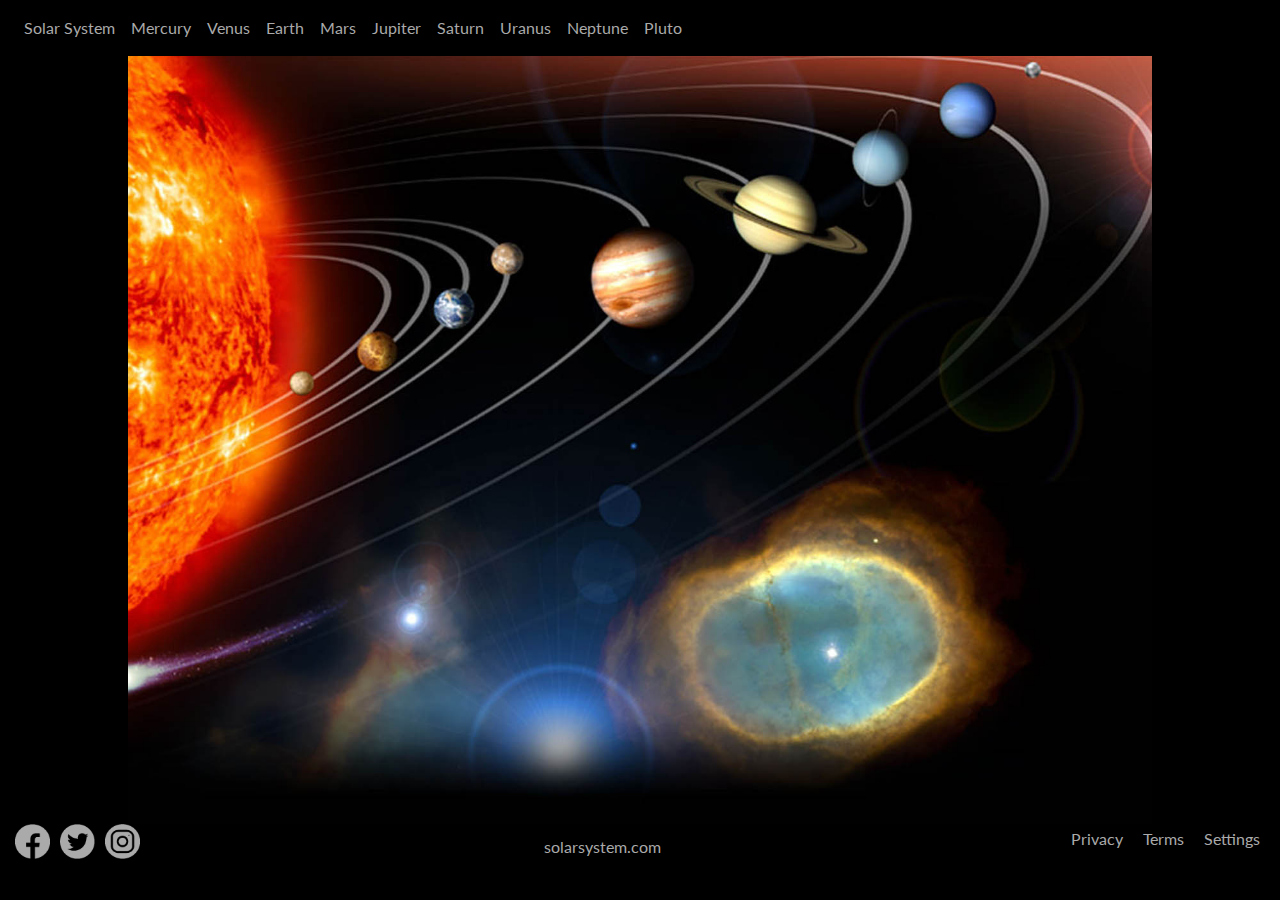
<file: index.html>
<!DOCTYPE html>
<html lang="en">

<head>
    <meta charset="UTF-8">
    <meta name="viewport" content="width=device-width, initial-scale=1.0">
    <meta http-equiv="X-UA-Compatible" content="ie=edge">

    <!--Bootstrap CSS-->
    <link rel="stylesheet" href="https://cdn.jsdelivr.net/npm/bootstrap@4.0.0/dist/css/bootstrap.min.css"
        integrity="sha384-Gn5384xqQ1aoWXA+058RXPxPg6fy4IWvTNh0E263XmFcJlSAwiGgFAW/dAiS6JXm" crossorigin="anonymous">

    <link rel="stylesheet" href="styles\main.css" />
    <link rel="stylesheet" href="https://cdnjs.cloudflare.com/ajax/libs/font-awesome/4.7.0/css/font-awesome.min.css">

    <style>
        @import url('https://fonts.googleapis.com/css2?family=Lato:wght@400;700&display=swap');
    </style>



    <title>Solar System</title>
</head>

<body>

    <!--Navbar-->

    <nav class="navbar navbar-expand-lg navbar-black bg-black">
        <button class="navbar-toggler" type="button" data-toggle="collapse" data-target="#navbarNav"
            aria-controls="navbarNav" aria-expanded="false" aria-label="Toggle navigation">
            <span class="navbar-toggler-icon"></span>
        </button>
        <div class="collapse navbar-collapse" id="navbarNav">
            <ul class="navbar-nav">
                <li class="nav-item ">
                    <a class="nav-link" href="index.html">Solar System </a>
                </li>
                <li class="nav-item">
                    <a class="nav-link" href="mercury.html">Mercury</a>
                </li>
                <li class="nav-item">
                    <a class="nav-link" href="venus.html">Venus</a>
                </li>
                <li class="nav-item">
                    <a class="nav-link" href="earth.html">Earth</a>
                </li>
                <li class="nav-item">
                    <a class="nav-link" href="mars.html">Mars</a>
                </li>
                <li class="nav-item">
                    <a class="nav-link" href="jupiter.html">Jupiter</a>
                </li>
                <li class="nav-item">
                    <a class="nav-link" href="saturn.html">Saturn</a>
                </li>
                <li class="nav-item">
                    <a class="nav-link" href="uranus.html">Uranus</a>
                </li>
                <li class="nav-item">
                    <a class="nav-link" href="neptune.html">Neptune</a>
                </li>
                <li class="nav-item">
                    <a class="nav-link" href="pluto.html">Pluto</a>
                </li>
            </ul>
        </div>
    </nav>

    <!-- overlay -->
    <div id="overlay">
        <!-- heading-->
        <div id="heading">
            <h1>WELCOME</h1>
            <H2>TO THE SOLAR SYSTEM</H2>
        </div>
        <div id="instructions">
            <h3>CLICK ON A PLANET</h3>
        </div>
    </div>



    <!-- <header>
        <div id="heading">
            <h1>WELCOME</h1>
            <H2>TO THE SOLAR SYSTEM</H2>
             <h3>CLICK ON A PLANET</h3> 
        </div>
    </header> -->

    <main>



        <!--image-->

        <section id="image">

            <img src="images/solar_system1.jpg" class="img-fluid" alt="Responsive image" usemap="#planets" width="1024"
                height="768">

            <!--map - to make each planet clickable-->

            <map name="planets">
                <area shape="circle" coords="173, 327, 8" href="mercury.html" alt="mercury">
                <area shape="circle" coords="248, 297, 15" href="venus.html" alt="venus">
                <area shape="circle" coords="323, 253, 20" href="earth.html" alt="earth">
                <area shape="circle" coords="378, 204, 15" href="mars.html" alt="mars">
                <area shape="circle" coords="511, 226, 50" href="jupiter.html" alt="jupiter">
                <area shape="circle" coords="647, 162, 37" href="saturn.html" alt="saturn">
                <area shape="circle" coords="752, 105, 27" href="uranus.html" alt="uranus">
                <area shape="circle" coords="838, 56, 28" href="neptune.html" alt="neptune">
                <area shape="circle" coords="905, 13, 6" href="pluto.html" alt="pluto">
            </map>
        </section>


    </main>

    <footer>
        <div id="footer">
            <div class="menu_footer">

                <div class="socialmedia">
                    <a class="icon" href="#" target="_blank"><img src="images\facbook.png" alt="Fb" title="Facebook"
                            width="35" height="35"></a>
                    <a class="icon" href="#" target="_blank"><img src="images\twitter.png" alt="Tw" title="Twitter"
                            width="35" height="35"></a>
                    <a class="icon" href="#" target="_blank"><img src="images\instagram.png" alt="Ig" title="Instagram"
                            width="35" height="35"></a>
                </div>

                <div class="website">
                    <a href="solarsystem.com/" target="_blank">solarsystem.com</a>
                </div>

                <div class="menu_right">
                    <p class="menu_item">Privacy</p>
                    <p class="menu_item">Terms</p>
                    <p class="menu_item">Settings</p>
                </div>
            </div>

        </div>

    </footer>
    <script src="https://code.jquery.com/jquery-3.2.1.slim.min.js"
        integrity="sha384-KJ3o2DKtIkvYIK3UENzmM7KCkRr/rE9/Qpg6aAZGJwFDMVNA/GpGFF93hXpG5KkN"
        crossorigin="anonymous"></script>
    <script src="https://cdn.jsdelivr.net/npm/popper.js@1.12.9/dist/umd/popper.min.js"
        integrity="sha384-ApNbgh9B+Y1QKtv3Rn7W3mgPxhU9K/ScQsAP7hUibX39j7fakFPskvXusvfa0b4Q"
        crossorigin="anonymous"></script>
    <script src="https://cdn.jsdelivr.net/npm/bootstrap@4.0.0/dist/js/bootstrap.min.js"
        integrity="sha384-JZR6Spejh4U02d8jOt6vLEHfe/JQGiRRSQQxSfFWpi1MquVdAyjUar5+76PVCmYl"
        crossorigin="anonymous"></script>
    <script src="main.js"></script>
</body>

</html>
</file>
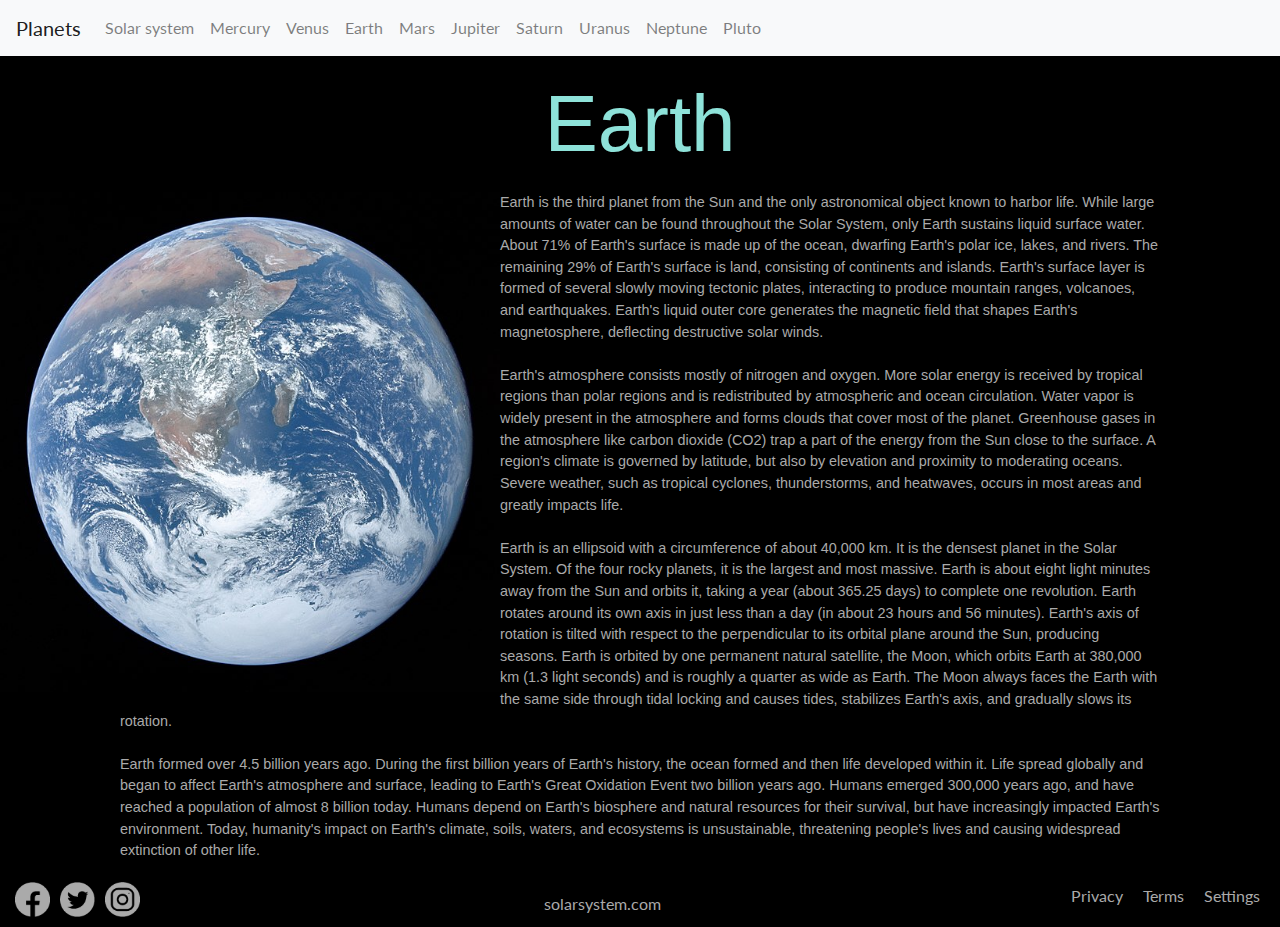
<file: earth.html>
<!DOCTYPE html>
<html lang="en">

<head>
    <meta charset="UTF-8">
    <meta name="viewport" content="width=device-width, initial-scale=1.0">
    <meta http-equiv="X-UA-Compatible" content="ie=edge">

    <!--Bootstrap CSS-->
    <link rel="stylesheet" href="https://cdn.jsdelivr.net/npm/bootstrap@4.0.0/dist/css/bootstrap.min.css"
        integrity="sha384-Gn5384xqQ1aoWXA+058RXPxPg6fy4IWvTNh0E263XmFcJlSAwiGgFAW/dAiS6JXm" crossorigin="anonymous">

    <link rel="stylesheet" href="styles\main.css" />
    <link rel="stylesheet" href="https://cdnjs.cloudflare.com/ajax/libs/font-awesome/4.7.0/css/font-awesome.min.css">
    <script src="main.js"></script>
    <style>
        @import url('https://fonts.googleapis.com/css2?family=Lato:wght@400;700&display=swap');
    </style>
    <title>Earth</title>
</head>

<body>

    <!--Navbar-->

    <nav class="navbar navbar-expand-lg navbar-light bg-light">
        <a class="navbar-brand" href="#">Planets</a>
        <button class="navbar-toggler" type="button" data-toggle="collapse" data-target="#navbarNav"
            aria-controls="navbarNav" aria-expanded="false" aria-label="Toggle navigation">
            <span class="navbar-toggler-icon"></span>
        </button>
        <div class="collapse navbar-collapse" id="navbarNav">
            <ul class="navbar-nav">
                <li class="nav-item">
                    <a class="nav-link" href="index.html">Solar system <span class="sr-only">(current)</span></a>
                </li>
                <li class="nav-item">
                    <a class="nav-link" href="mercury.html">Mercury</a>
                </li>
                <li class="nav-item">
                    <a class="nav-link" href="venus.html">Venus</a>
                </li>
                <li class="nav-item">
                    <a class="nav-link" href="earth.html">Earth</a>
                </li>
                <li class="nav-item">
                    <a class="nav-link" href="mars.html">Mars</a>
                </li>
                <li class="nav-item">
                    <a class="nav-link" href="jupiter.html">Jupiter</a>
                </li>
                <li class="nav-item">
                    <a class="nav-link" href="saturn.html">Saturn</a>
                </li>
                <li class="nav-item">
                    <a class="nav-link" href="uranus.html">Uranus</a>
                </li>
                <li class="nav-item">
                    <a class="nav-link" href="neptune.html">Neptune</a>
                </li>
                <li class="nav-item">
                    <a class="nav-link" href="pluto.html">Pluto</a>
                </li>
            </ul>
        </div>
    </nav>

    <main>
        <h1 style="color: #8ee2d9" class="page-info-title">Earth</h1>
        <img class="left" src="images/PlanetsImages/earth.jpeg" alt="Planet Earth" width="500" height="300" />
        <p class="page-info-copy">Earth is the third planet from the Sun and the only astronomical object known to
            harbor life. While large amounts of water can be found throughout the Solar System, only Earth sustains
            liquid surface water. About 71% of Earth's surface is made up of the ocean, dwarfing Earth's polar ice,
            lakes, and rivers. The remaining 29% of Earth's surface is land, consisting of continents and islands.
            Earth's surface layer is formed of
            several slowly moving tectonic plates, interacting to produce mountain ranges, volcanoes, and earthquakes.
            Earth's liquid outer core generates the magnetic field that shapes Earth's magnetosphere, deflecting
            destructive solar winds. <br><br>

            Earth's atmosphere consists mostly of nitrogen and oxygen. More solar energy is received by tropical regions
            than polar regions and is redistributed by atmospheric and ocean circulation. Water vapor is widely present
            in the atmosphere and forms clouds that cover most of the planet. Greenhouse gases in the atmosphere like
            carbon dioxide (CO2) trap a part of the energy from the Sun close to the surface. A region's climate is
            governed by latitude, but also by elevation and proximity to moderating oceans. Severe weather, such as
            tropical cyclones, thunderstorms, and heatwaves, occurs in most areas and greatly impacts life. <br> <br>

            Earth is an ellipsoid with a circumference of about 40,000 km. It is the densest planet in the Solar System.
            Of the four rocky planets, it is the largest and most massive. Earth is about eight light minutes away from
            the Sun and orbits it, taking a year (about 365.25 days) to complete one revolution. Earth rotates around
            its own axis in just less than a day (in about 23 hours and 56 minutes). Earth's axis of rotation is tilted
            with respect to the perpendicular to its orbital plane around the Sun, producing seasons. Earth is orbited
            by one permanent natural satellite, the Moon, which orbits Earth at 380,000 km (1.3 light seconds) and is
            roughly a quarter as wide as Earth. The Moon always faces the Earth with the same side through tidal locking
            and causes tides, stabilizes Earth's axis, and gradually slows its rotation.<br> <br>

            Earth formed over 4.5 billion years ago. During the first billion years of Earth's history, the ocean formed
            and then life developed within it. Life spread globally and began to affect Earth's atmosphere and surface,
            leading to Earth's Great Oxidation Event two billion years ago. Humans emerged 300,000 years ago, and have
            reached a population of almost 8 billion today. Humans depend on Earth's biosphere and natural resources for
            their survival, but have increasingly impacted Earth's environment. Today, humanity's impact on Earth's
            climate, soils, waters, and ecosystems is unsustainable, threatening people's lives and causing widespread
            extinction of other life.</p>
    </main>

</body>

<footer>
    <div id="footer">
        <div class="menu_footer">

            <div class="socialmedia">
                <a class="icon" href="#" target="_blank"><img src="images\facbook.png" alt="Fb" title="Facebook"
                        width="35" height="35"></a>
                <a class="icon" href="#" target="_blank"><img src="images\twitter.png" alt="Tw" title="Twitter"
                        width="35" height="35"></a>
                <a class="icon" href="#" target="_blank"><img src="images\instagram.png" alt="Ig" title="Instagram"
                        width="35" height="35"></a>
            </div>

            <div class="website">
                <a href="solarsystem.com/" target="_blank">solarsystem.com</a>
            </div>

            <div class="menu_right">
                <p class="menu_item">Privacy</p>
                <p class="menu_item">Terms</p>
                <p class="menu_item">Settings</p>
            </div>
        </div>

    </div>

</footer>
<script src="https://code.jquery.com/jquery-3.2.1.slim.min.js"
    integrity="sha384-KJ3o2DKtIkvYIK3UENzmM7KCkRr/rE9/Qpg6aAZGJwFDMVNA/GpGFF93hXpG5KkN"
    crossorigin="anonymous"></script>
<script src="https://cdn.jsdelivr.net/npm/popper.js@1.12.9/dist/umd/popper.min.js"
    integrity="sha384-ApNbgh9B+Y1QKtv3Rn7W3mgPxhU9K/ScQsAP7hUibX39j7fakFPskvXusvfa0b4Q"
    crossorigin="anonymous"></script>
<script src="https://cdn.jsdelivr.net/npm/bootstrap@4.0.0/dist/js/bootstrap.min.js"
    integrity="sha384-JZR6Spejh4U02d8jOt6vLEHfe/JQGiRRSQQxSfFWpi1MquVdAyjUar5+76PVCmYl"
    crossorigin="anonymous"></script>
</body>

</html>
</file>
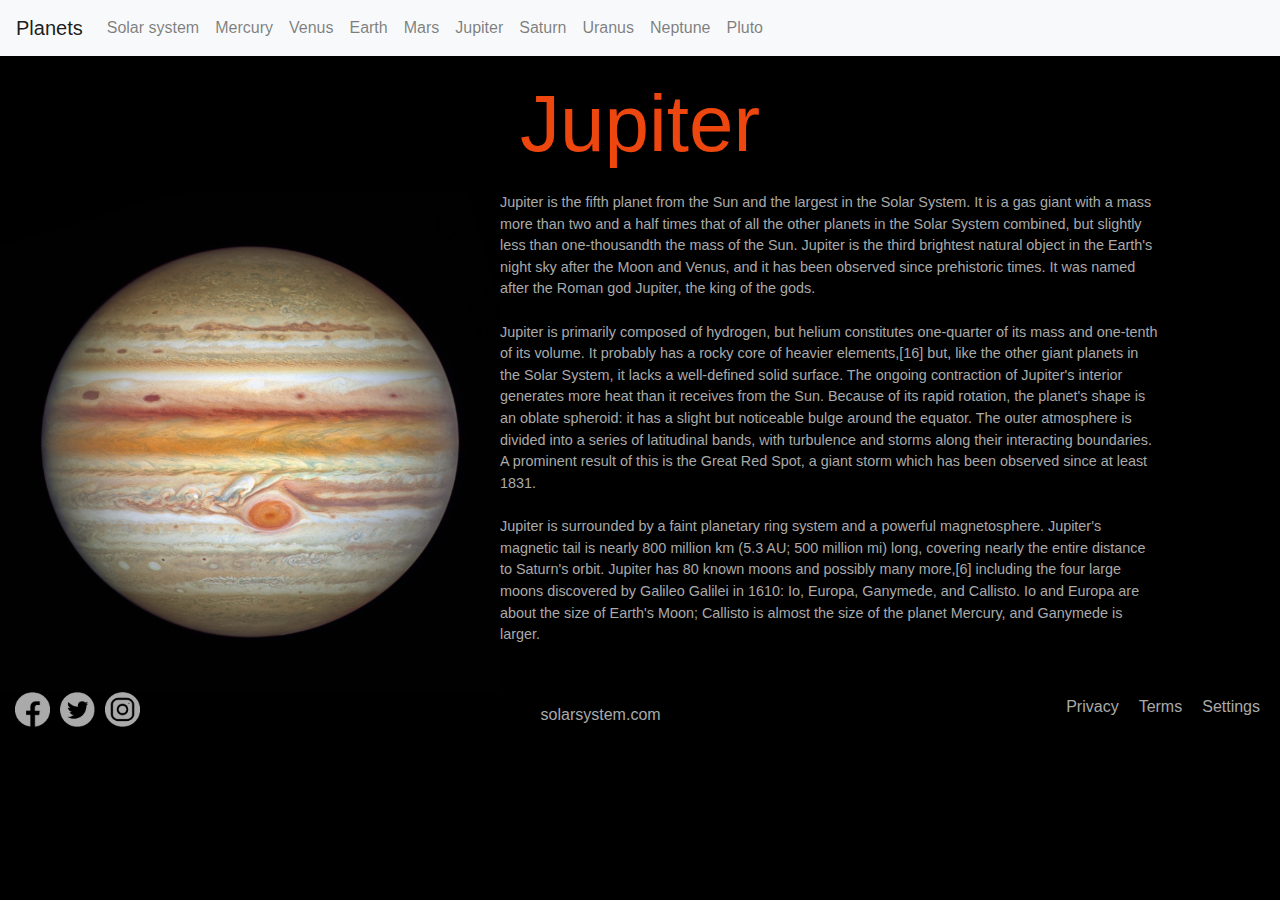
<file: jupiter.html>
<!DOCTYPE html>
<html lang="en">

<head>
    <meta charset="UTF-8">
    <meta name="viewport" content="width=device-width, initial-scale=1.0">
    <meta http-equiv="X-UA-Compatible" content="ie=edge">

    <!--Bootstrap CSS-->
    <link rel="stylesheet" href="https://cdn.jsdelivr.net/npm/bootstrap@4.0.0/dist/css/bootstrap.min.css"
        integrity="sha384-Gn5384xqQ1aoWXA+058RXPxPg6fy4IWvTNh0E263XmFcJlSAwiGgFAW/dAiS6JXm" crossorigin="anonymous">

    <link rel="stylesheet" href="styles\main.css" />
    <link rel="stylesheet" href="https://cdnjs.cloudflare.com/ajax/libs/font-awesome/4.7.0/css/font-awesome.min.css">
    <script src="main.js"></script>
    <title>Jupiter</title>
</head>

<body>

    <!--Navbar-->

    <nav class="navbar navbar-expand-lg navbar-light bg-light">
        <a class="navbar-brand" href="#">Planets</a>
        <button class="navbar-toggler" type="button" data-toggle="collapse" data-target="#navbarNav"
            aria-controls="navbarNav" aria-expanded="false" aria-label="Toggle navigation">
            <span class="navbar-toggler-icon"></span>
        </button>
        <div class="collapse navbar-collapse" id="navbarNav">
            <ul class="navbar-nav">
                <li class="nav-item">
                    <a class="nav-link" href="index.html">Solar system <span class="sr-only"></span></a>
                </li>
                <li class="nav-item">
                    <a class="nav-link" href="mercury.html">Mercury</a>
                </li>
                <li class="nav-item">
                    <a class="nav-link" href="venus.html">Venus</a>
                </li>
                <li class="nav-item">
                    <a class="nav-link" href="earth.html">Earth</a>
                </li>
                <li class="nav-item">
                    <a class="nav-link" href="mars.html">Mars</a>
                </li>
                <li class="nav-item">
                    <a class="nav-link" href="jupiter.html">Jupiter</a>
                </li>
                <li class="nav-item">
                    <a class="nav-link" href="saturn.html">Saturn</a>
                </li>
                <li class="nav-item">
                    <a class="nav-link" href="uranus.html">Uranus</a>
                </li>
                <li class="nav-item">
                    <a class="nav-link" href="neptune.html">Neptune</a>
                </li>
                <li class="nav-item">
                    <a class="nav-link" href="pluto.html">Pluto</a>
                </li>
            </ul>
        </div>
    </nav>

    <main>

        <h1 style="color: #EE460F" class="page-info-title">Jupiter</h1>
        <img class="left" src="images/PlanetsImages/jupiter.jpeg" alt="Planet Jupiter" width="500" height="300" />
        <p class="page-info-copy">Jupiter is the fifth planet from the Sun and the largest in the Solar System. It is a
            gas giant with a mass more than two and a half times that of all the other planets in the Solar System
            combined, but slightly less than one-thousandth the mass of the Sun. Jupiter is the third brightest natural
            object in the Earth's night sky after the Moon and Venus, and it has been observed since prehistoric times.
            It was named after the Roman god Jupiter, the king of the gods.<br><br>

            Jupiter is primarily composed of hydrogen, but helium constitutes one-quarter of its mass and one-tenth of
            its volume. It probably has a rocky core of heavier elements,[16] but, like the other giant planets in the
            Solar System, it lacks a well-defined solid surface. The ongoing contraction of Jupiter's interior generates
            more heat than it receives from the Sun. Because of its rapid rotation, the planet's shape is an oblate
            spheroid: it has a slight but noticeable bulge around the equator. The outer atmosphere is divided into a
            series of latitudinal bands, with turbulence and storms along their interacting boundaries. A prominent
            result of this is the Great Red Spot, a giant storm which has been observed since at least 1831. <br> <br>

            Jupiter is surrounded by a faint planetary ring system and a powerful magnetosphere. Jupiter's magnetic tail
            is nearly 800 million km (5.3 AU; 500 million mi) long, covering nearly the entire distance to Saturn's
            orbit. Jupiter has 80 known moons and possibly many more,[6] including the four large moons discovered by
            Galileo Galilei in 1610: Io, Europa, Ganymede, and Callisto. Io and Europa are about the size of Earth's
            Moon; Callisto is almost the size of the planet Mercury, and Ganymede is larger.</p>


    </main>

</body>

<footer>
    <div id="footer">
        <div class="menu_footer">

            <div class="socialmedia">
                <a class="icon" href="#" target="_blank"><img src="images\facbook.png" alt="Fb" title="Facebook"
                        width="35" height="35"></a>
                <a class="icon" href="#" target="_blank"><img src="images\twitter.png" alt="Tw" title="Twitter"
                        width="35" height="35"></a>
                <a class="icon" href="#" target="_blank"><img src="images\instagram.png" alt="Ig" title="Instagram"
                        width="35" height="35"></a>
            </div>

            <div class="website">
                <a href="solarsystem.com/" target="_blank">solarsystem.com</a>
            </div>

            <div class="menu_right">
                <p class="menu_item">Privacy</p>
                <p class="menu_item">Terms</p>
                <p class="menu_item">Settings</p>
            </div>
        </div>

    </div>

</footer>
<script src="https://code.jquery.com/jquery-3.2.1.slim.min.js"
    integrity="sha384-KJ3o2DKtIkvYIK3UENzmM7KCkRr/rE9/Qpg6aAZGJwFDMVNA/GpGFF93hXpG5KkN"
    crossorigin="anonymous"></script>
<script src="https://cdn.jsdelivr.net/npm/popper.js@1.12.9/dist/umd/popper.min.js"
    integrity="sha384-ApNbgh9B+Y1QKtv3Rn7W3mgPxhU9K/ScQsAP7hUibX39j7fakFPskvXusvfa0b4Q"
    crossorigin="anonymous"></script>
<script src="https://cdn.jsdelivr.net/npm/bootstrap@4.0.0/dist/js/bootstrap.min.js"
    integrity="sha384-JZR6Spejh4U02d8jOt6vLEHfe/JQGiRRSQQxSfFWpi1MquVdAyjUar5+76PVCmYl"
    crossorigin="anonymous"></script>
</body>

</html>
</file>
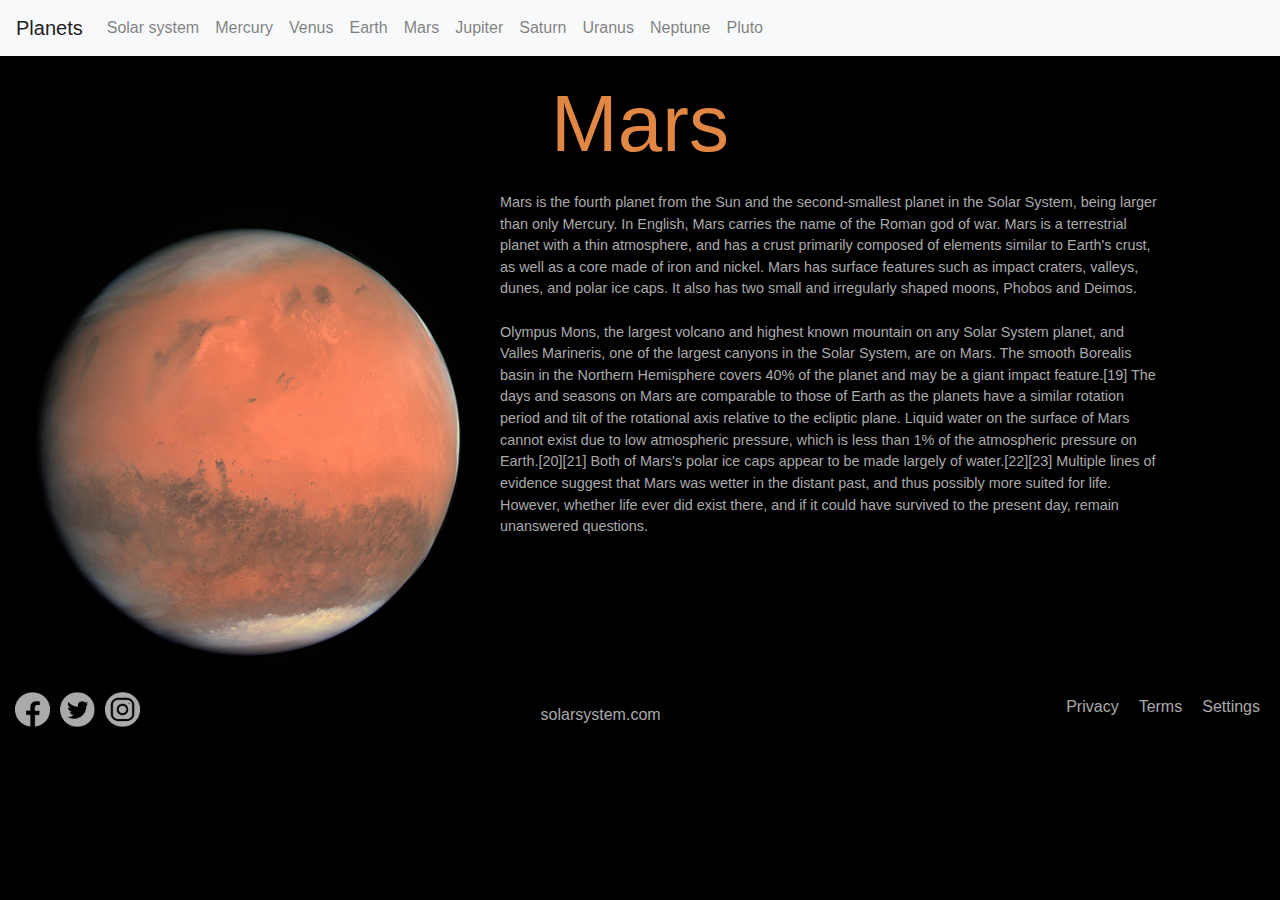
<file: mars.html>
<!DOCTYPE html>
<html lang="en">

<head>
    <meta charset="UTF-8">
    <meta name="viewport" content="width=device-width, initial-scale=1.0">
    <meta http-equiv="X-UA-Compatible" content="ie=edge">

    <!--Bootstrap CSS-->
    <link rel="stylesheet" href="https://cdn.jsdelivr.net/npm/bootstrap@4.0.0/dist/css/bootstrap.min.css"
        integrity="sha384-Gn5384xqQ1aoWXA+058RXPxPg6fy4IWvTNh0E263XmFcJlSAwiGgFAW/dAiS6JXm" crossorigin="anonymous">

    <link rel="stylesheet" href="styles\main.css" />
    <link rel="stylesheet" href="https://cdnjs.cloudflare.com/ajax/libs/font-awesome/4.7.0/css/font-awesome.min.css">
    <script src="main.js"></script>
    <title>Mars</title>
</head>

<body>

    <!--Navbar-->

    <nav class="navbar navbar-expand-lg navbar-light bg-light">
        <a class="navbar-brand" href="#">Planets</a>
        <button class="navbar-toggler" type="button" data-toggle="collapse" data-target="#navbarNav"
            aria-controls="navbarNav" aria-expanded="false" aria-label="Toggle navigation">
            <span class="navbar-toggler-icon"></span>
        </button>
        <div class="collapse navbar-collapse" id="navbarNav">
            <ul class="navbar-nav">
                <li class="nav-item">
                    <a class="nav-link" href="index.html">Solar system <span class="sr-only"></span></a>
                </li>
                <li class="nav-item">
                    <a class="nav-link" href="mercury.html">Mercury</a>
                </li>
                <li class="nav-item">
                    <a class="nav-link" href="venus.html">Venus</a>
                </li>
                <li class="nav-item ">
                    <a class="nav-link" href="earth.html">Earth</a>
                </li>
                <li class="nav-item">
                    <a class="nav-link" href="mars.html">Mars</a>
                </li>
                <li class="nav-item">
                    <a class="nav-link" href="jupiter.html">Jupiter</a>
                </li>
                <li class="nav-item">
                    <a class="nav-link" href="saturn.html">Saturn</a>
                </li>
                <li class="nav-item">
                    <a class="nav-link" href="uranus.html">Uranus</a>
                </li>
                <li class="nav-item">
                    <a class="nav-link" href="neptune.html">Neptune</a>
                </li>
                <li class="nav-item">
                    <a class="nav-link" href="pluto.html">Pluto</a>
                </li>
            </ul>
        </div>
    </nav>

    <main>

        <h1 style="color: #e28743" class="page-info-title">Mars</h1>
        <img class="left" src="images/PlanetsImages/mars.jpeg" alt="Planet Mars" width="500" height="300" />
        <p class="page-info-copy">Mars is the fourth planet from the Sun and the second-smallest planet in the Solar
            System, being larger than only Mercury. In English, Mars carries the name of the Roman god of war. Mars is a
            terrestrial planet with a
            thin atmosphere, and has a crust primarily composed of elements similar to Earth's crust, as well as a core
            made of iron and nickel. Mars has surface features such as impact craters, valleys, dunes, and polar ice
            caps. It also has two small and irregularly shaped moons, Phobos and Deimos. <br> <br>

            Olympus Mons, the largest volcano and highest known mountain on any Solar System planet, and Valles
            Marineris, one of the largest canyons in the Solar System, are on Mars. The smooth Borealis basin in the
            Northern Hemisphere covers 40% of the planet and may be a giant impact feature.[19] The days and seasons on
            Mars are comparable to those of Earth as the planets have a similar rotation period and tilt of the
            rotational axis relative to the ecliptic plane. Liquid water on the surface of Mars cannot exist due to low
            atmospheric pressure, which is less than 1% of the atmospheric pressure on Earth.[20][21] Both of Mars's
            polar ice caps appear to be made largely of water.[22][23] Multiple lines of evidence suggest that Mars was
            wetter in the distant past, and thus possibly more suited for life. However, whether life ever did exist
            there, and if it could have survived to the present day, remain unanswered questions.</P>

    </main>

</body>

<footer>
    <div id="footer">
        <div class="menu_footer">

            <div class="socialmedia">
                <a class="icon" href="#" target="_blank"><img src="images\facbook.png" alt="Fb" title="Facebook"
                        width="35" height="35"></a>
                <a class="icon" href="#" target="_blank"><img src="images\twitter.png" alt="Tw" title="Twitter"
                        width="35" height="35"></a>
                <a class="icon" href="#" target="_blank"><img src="images\instagram.png" alt="Ig" title="Instagram"
                        width="35" height="35"></a>
            </div>

            <div class="website">
                <a href="solarsystem.com/" target="_blank">solarsystem.com</a>
            </div>

            <div class="menu_right">
                <p class="menu_item">Privacy</p>
                <p class="menu_item">Terms</p>
                <p class="menu_item">Settings</p>
            </div>
        </div>

    </div>

</footer>
<script src="https://code.jquery.com/jquery-3.2.1.slim.min.js"
    integrity="sha384-KJ3o2DKtIkvYIK3UENzmM7KCkRr/rE9/Qpg6aAZGJwFDMVNA/GpGFF93hXpG5KkN"
    crossorigin="anonymous"></script>
<script src="https://cdn.jsdelivr.net/npm/popper.js@1.12.9/dist/umd/popper.min.js"
    integrity="sha384-ApNbgh9B+Y1QKtv3Rn7W3mgPxhU9K/ScQsAP7hUibX39j7fakFPskvXusvfa0b4Q"
    crossorigin="anonymous"></script>
<script src="https://cdn.jsdelivr.net/npm/bootstrap@4.0.0/dist/js/bootstrap.min.js"
    integrity="sha384-JZR6Spejh4U02d8jOt6vLEHfe/JQGiRRSQQxSfFWpi1MquVdAyjUar5+76PVCmYl"
    crossorigin="anonymous"></script>
</body>

</html>
</file>
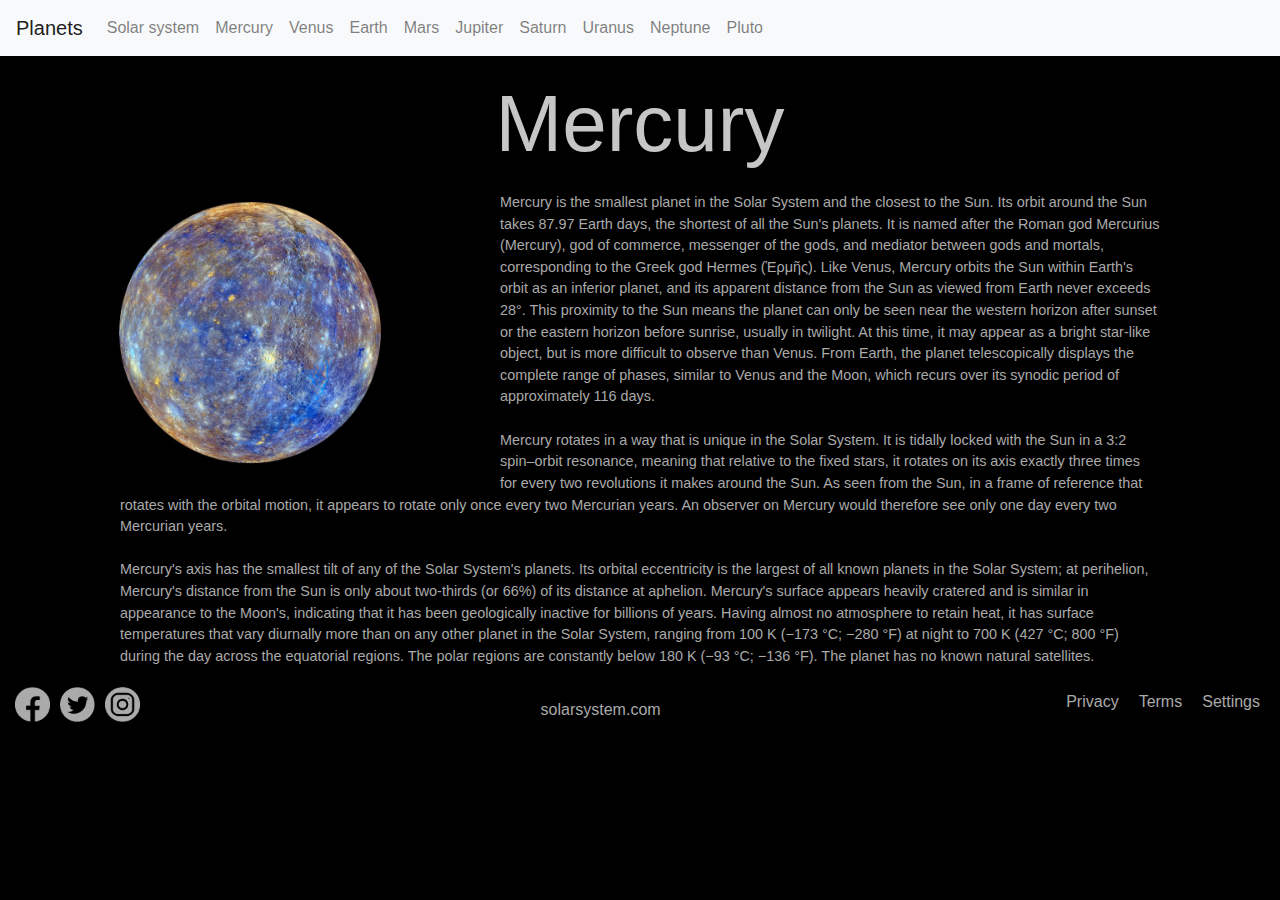
<file: mercury.html>
<!DOCTYPE html>
<html lang="en">

<head>
    <meta charset="UTF-8">
    <meta name="viewport" content="width=device-width, initial-scale=1.0">
    <meta http-equiv="X-UA-Compatible" content="ie=edge">

    <!--Bootstrap CSS-->
    <link rel="stylesheet" href="https://cdn.jsdelivr.net/npm/bootstrap@4.0.0/dist/css/bootstrap.min.css"
        integrity="sha384-Gn5384xqQ1aoWXA+058RXPxPg6fy4IWvTNh0E263XmFcJlSAwiGgFAW/dAiS6JXm" crossorigin="anonymous">

    <link rel="stylesheet" href="styles\main.css" />
    <link rel="stylesheet" href="https://cdnjs.cloudflare.com/ajax/libs/font-awesome/4.7.0/css/font-awesome.min.css">
    <script src="main.js"></script>
    <title>Mercury</title>
</head>

<body>

    <!--Navbar-->

    <nav class="navbar navbar-expand-lg navbar-light bg-light">
        <a class="navbar-brand" href="#">Planets</a>
        <button class="navbar-toggler" type="button" data-toggle="collapse" data-target="#navbarNav"
            aria-controls="navbarNav" aria-expanded="false" aria-label="Toggle navigation">
            <span class="navbar-toggler-icon"></span>
        </button>
        <div class="collapse navbar-collapse" id="navbarNav">
            <ul class="navbar-nav">
                <li class="nav-item">
                    <a class="nav-link" href="index.html">Solar system <span class="sr-only"></span></a>
                </li>
                <li class="nav-item">
                    <a class="nav-link" href="mercury.html">Mercury</a>
                </li>
                <li class="nav-item">
                    <a class="nav-link" href="venus.html">Venus</a>
                </li>
                <li class="nav-item">
                    <a class="nav-link" href="earth.html">Earth</a>
                </li>
                <li class="nav-item">
                    <a class="nav-link" href="mars.html">Mars</a>
                </li>
                <li class="nav-item">
                    <a class="nav-link" href="jupiter.html">Jupiter</a>
                </li>
                <li class="nav-item">
                    <a class="nav-link" href="saturn.html">Saturn</a>
                </li>
                <li class="nav-item">
                    <a class="nav-link" href="uranus.html">Uranus</a>
                </li>
                <li class="nav-item">
                    <a class="nav-link" href="neptune.html">Neptune</a>
                </li>
                <li class="nav-item">
                    <a class="nav-link" href="pluto.html">Pluto</a>
                </li>
            </ul>
        </div>
    </nav>

    <main>

        <h1 style="color: #C6C6C6" class="page-info-title">Mercury</h1>
        <img class="left" src="images/PlanetsImages/mercury.jpeg" alt="Planet Mercury" width="500" height="300" />
        <p class="page-info-copy">Mercury is the smallest planet in the Solar System and the closest to the Sun. Its
            orbit around the Sun takes 87.97 Earth days, the shortest of all the Sun's planets. It is named after the
            Roman god Mercurius (Mercury), god of commerce, messenger of the gods, and mediator between gods and
            mortals, corresponding to the Greek god Hermes (Ἑρμῆς). Like Venus, Mercury orbits the Sun within Earth's
            orbit as an inferior planet, and its apparent distance from the Sun as viewed from Earth never exceeds 28°.
            This proximity to the Sun means the planet can only be seen near the western horizon after sunset or the
            eastern horizon before sunrise, usually in twilight. At this time, it may appear as a bright star-like
            object, but is more difficult to observe than Venus. From Earth, the planet telescopically displays the
            complete range of phases, similar to Venus and the Moon, which recurs over its synodic period of
            approximately 116 days. <br> <br>

            Mercury rotates in a way that is unique in the Solar System. It is tidally locked with the Sun in a 3:2
            spin–orbit resonance, meaning that relative to the fixed stars, it rotates on its axis exactly three
            times for every two revolutions it makes around the Sun. As seen from the Sun, in a frame of
            reference that rotates with the orbital motion, it appears to rotate only once every two Mercurian years. An
            observer on Mercury would therefore see only one day every two Mercurian years. <br> <br>

            Mercury's axis has the smallest tilt of any of the Solar System's planets. Its orbital
            eccentricity is the largest of all known planets in the Solar System; at perihelion, Mercury's distance
            from the Sun is only about two-thirds (or 66%) of its distance at aphelion. Mercury's surface appears
            heavily cratered and is similar in appearance to the Moon's, indicating that it has been geologically
            inactive for billions of years. Having almost no atmosphere to retain heat, it has surface temperatures that
            vary diurnally more than on any other planet in the Solar System, ranging from 100 K (−173 °C; −280 °F) at
            night to 700 K (427 °C; 800 °F) during the day across the equatorial regions. The polar regions are
            constantly below 180 K (−93 °C; −136 °F). The planet has no known natural satellites.</p>
    </main>

</body>

<footer>
    <div id="footer">
        <div class="menu_footer">

            <div class="socialmedia">
                <a class="icon" href="#" target="_blank"><img src="images\facbook.png" alt="Fb" title="Facebook"
                        width="35" height="35"></a>
                <a class="icon" href="#" target="_blank"><img src="images\twitter.png" alt="Tw" title="Twitter"
                        width="35" height="35"></a>
                <a class="icon" href="#" target="_blank"><img src="images\instagram.png" alt="Ig" title="Instagram"
                        width="35" height="35"></a>
            </div>

            <div class="website">
                <a href="solarsystem.com/" target="_blank">solarsystem.com</a>
            </div>

            <div class="menu_right">
                <p class="menu_item">Privacy</p>
                <p class="menu_item">Terms</p>
                <p class="menu_item">Settings</p>
            </div>
        </div>

    </div>

</footer>
<script src="https://code.jquery.com/jquery-3.2.1.slim.min.js"
    integrity="sha384-KJ3o2DKtIkvYIK3UENzmM7KCkRr/rE9/Qpg6aAZGJwFDMVNA/GpGFF93hXpG5KkN"
    crossorigin="anonymous"></script>
<script src="https://cdn.jsdelivr.net/npm/popper.js@1.12.9/dist/umd/popper.min.js"
    integrity="sha384-ApNbgh9B+Y1QKtv3Rn7W3mgPxhU9K/ScQsAP7hUibX39j7fakFPskvXusvfa0b4Q"
    crossorigin="anonymous"></script>
<script src="https://cdn.jsdelivr.net/npm/bootstrap@4.0.0/dist/js/bootstrap.min.js"
    integrity="sha384-JZR6Spejh4U02d8jOt6vLEHfe/JQGiRRSQQxSfFWpi1MquVdAyjUar5+76PVCmYl"
    crossorigin="anonymous"></script>
</body>

</html>
</file>
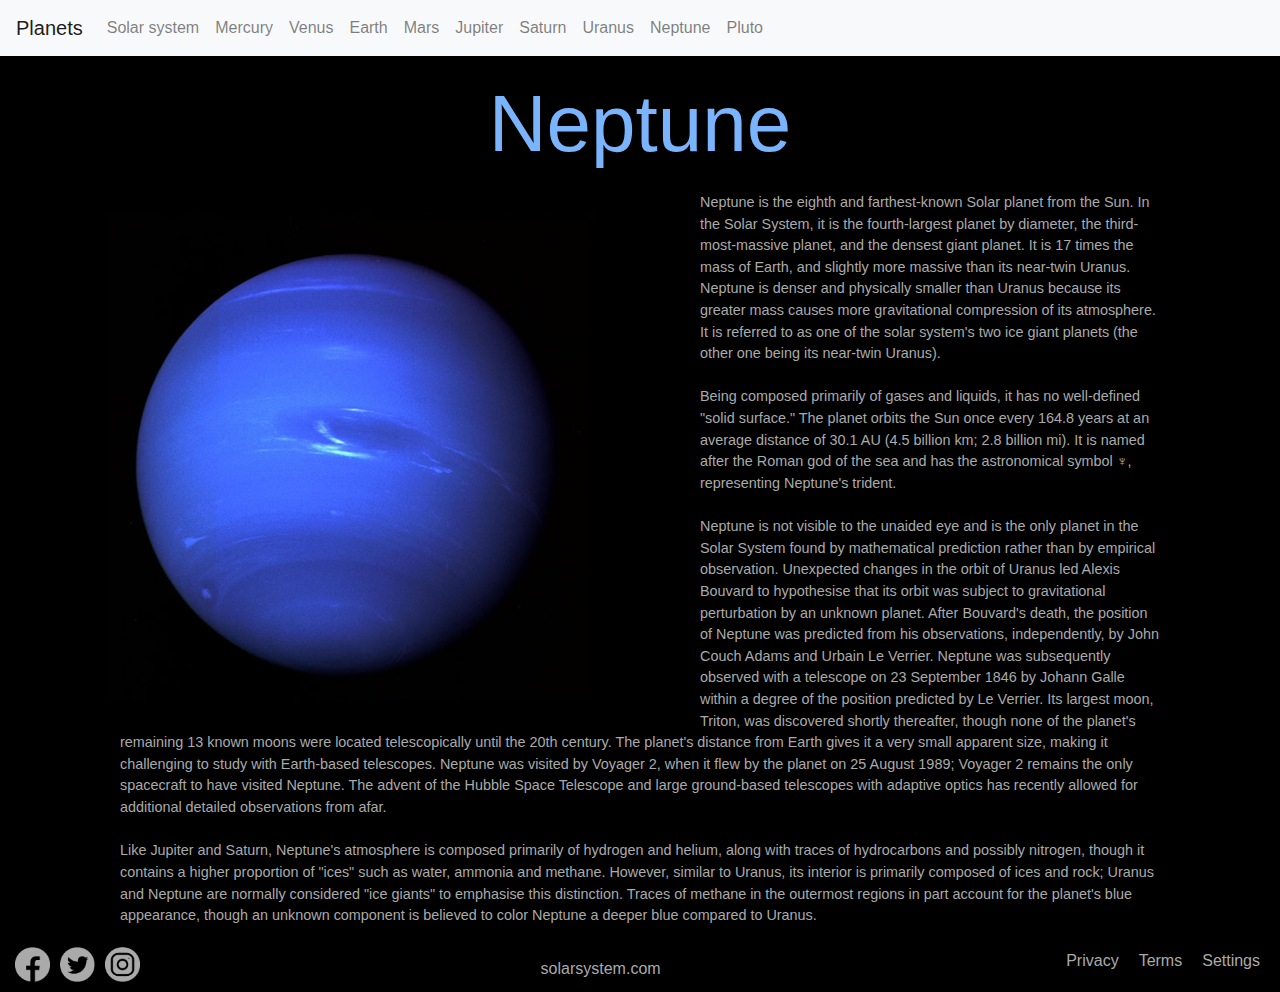
<file: neptune.html>
<!DOCTYPE html>
<html lang="en">

<head>
    <meta charset="UTF-8">
    <meta name="viewport" content="width=device-width, initial-scale=1.0">
    <meta http-equiv="X-UA-Compatible" content="ie=edge">

    <!--Bootstrap CSS-->
    <link rel="stylesheet" href="https://cdn.jsdelivr.net/npm/bootstrap@4.0.0/dist/css/bootstrap.min.css"
        integrity="sha384-Gn5384xqQ1aoWXA+058RXPxPg6fy4IWvTNh0E263XmFcJlSAwiGgFAW/dAiS6JXm" crossorigin="anonymous">

    <link rel="stylesheet" href="styles\main.css" />
    <link rel="stylesheet" href="https://cdnjs.cloudflare.com/ajax/libs/font-awesome/4.7.0/css/font-awesome.min.css">
    <script src="main.js"></script>
    <title>Neptune</title>
</head>

<body>

    <!--Navbar-->

    <nav class="navbar navbar-expand-lg navbar-light bg-light">
        <a class="navbar-brand" href="#">Planets</a>
        <button class="navbar-toggler" type="button" data-toggle="collapse" data-target="#navbarNav"
            aria-controls="navbarNav" aria-expanded="false" aria-label="Toggle navigation">
            <span class="navbar-toggler-icon"></span>
        </button>
        <div class="collapse navbar-collapse" id="navbarNav">
            <ul class="navbar-nav">
                <li class="nav-item">
                    <a class="nav-link" href="index.html">Solar system <span class="sr-only"></span></a>
                </li>
                <li class="nav-item">
                    <a class="nav-link" href="mercury.html">Mercury</a>
                </li>
                <li class="nav-item">
                    <a class="nav-link" href="venus.html">Venus</a>
                </li>
                <li class="nav-item">
                    <a class="nav-link" href="earth.html">Earth</a>
                </li>
                <li class="nav-item">
                    <a class="nav-link" href="mars.html">Mars</a>
                </li>
                <li class="nav-item">
                    <a class="nav-link" href="jupiter.html">Jupiter</a>
                </li>
                <li class="nav-item">
                    <a class="nav-link" href="saturn.html">Saturn</a>
                </li>
                <li class="nav-item">
                    <a class="nav-link" href="uranus.html">Uranus</a>
                </li>
                <li class="nav-item">
                    <a class="nav-link" href="neptune.html">Neptune</a>
                </li>
                <li class="nav-item">
                    <a class="nav-link" href="pluto.html">Pluto</a>
                </li>
            </ul>
        </div>
    </nav>

    <main>

        <h1 style="color: #79B4FC" class="page-info-title">Neptune</h1>
        <img class="left" src="images/PlanetsImages/neptune.jpeg" alt="Planet Neptune" width="700" height="500" />
        <p class="page-info-copy">Neptune is the eighth and farthest-known Solar planet from the Sun. In the Solar
            System, it is the fourth-largest planet by diameter, the third-most-massive planet, and the densest giant
            planet. It is 17 times the mass of Earth, and slightly more massive than its near-twin Uranus. Neptune is
            denser and physically smaller than Uranus because its greater mass causes more gravitational compression of
            its atmosphere. It is referred to as one of the solar system's two ice giant planets (the other one being
            its near-twin Uranus). <br> <br>

            Being composed primarily of gases and liquids, it has no well-defined "solid surface." The planet orbits the
            Sun once every 164.8 years at an average distance of 30.1 AU (4.5 billion km; 2.8 billion mi). It is named
            after the Roman god of the sea and has the astronomical symbol ♆, representing Neptune's trident. <br><br>

            Neptune is not visible to the unaided eye and is the only planet in the Solar System found by mathematical
            prediction rather than by empirical observation. Unexpected changes in the orbit of Uranus led Alexis
            Bouvard to hypothesise that its orbit was subject to gravitational perturbation by an unknown planet. After
            Bouvard's death, the position of Neptune was predicted from his observations, independently, by John Couch
            Adams and Urbain Le Verrier. Neptune was subsequently observed with a telescope on 23 September 1846 by
            Johann Galle within a degree of the position predicted by Le Verrier. Its largest moon, Triton, was
            discovered shortly thereafter, though none of the planet's remaining 13 known moons were located
            telescopically until the 20th century. The planet's distance from Earth gives it a very small apparent size,
            making it challenging to study with Earth-based telescopes. Neptune was visited by Voyager 2, when it flew
            by the planet on 25 August 1989; Voyager 2 remains the only spacecraft to have visited Neptune. The
            advent of the Hubble Space Telescope and large ground-based telescopes with adaptive optics has recently
            allowed for additional detailed observations from afar. <br> <br>

            Like Jupiter and Saturn, Neptune's atmosphere is composed primarily of hydrogen and helium, along with
            traces of hydrocarbons and possibly nitrogen, though it contains a higher proportion of "ices" such as
            water, ammonia and methane. However, similar to Uranus, its interior is primarily composed of ices and
            rock; Uranus and Neptune are normally considered "ice giants" to emphasise this distinction. Traces
            of methane in the outermost regions in part account for the planet's blue appearance, though an unknown
            component is believed to color Neptune a deeper blue compared to Uranus.</p>

    </main>

</body>

<footer>
    <div id="footer">
        <div class="menu_footer">

            <div class="socialmedia">
                <a class="icon" href="#" target="_blank"><img src="images\facbook.png" alt="Fb" title="Facebook"
                        width="35" height="35"></a>
                <a class="icon" href="#" target="_blank"><img src="images\twitter.png" alt="Tw" title="Twitter"
                        width="35" height="35"></a>
                <a class="icon" href="#" target="_blank"><img src="images\instagram.png" alt="Ig" title="Instagram"
                        width="35" height="35"></a>
            </div>

            <div class="website">
                <a href="solarsystem.com/" target="_blank">solarsystem.com</a>
            </div>

            <div class="menu_right">
                <p class="menu_item">Privacy</p>
                <p class="menu_item">Terms</p>
                <p class="menu_item">Settings</p>
            </div>
        </div>

    </div>

</footer>
<script src="https://code.jquery.com/jquery-3.2.1.slim.min.js"
    integrity="sha384-KJ3o2DKtIkvYIK3UENzmM7KCkRr/rE9/Qpg6aAZGJwFDMVNA/GpGFF93hXpG5KkN"
    crossorigin="anonymous"></script>
<script src="https://cdn.jsdelivr.net/npm/popper.js@1.12.9/dist/umd/popper.min.js"
    integrity="sha384-ApNbgh9B+Y1QKtv3Rn7W3mgPxhU9K/ScQsAP7hUibX39j7fakFPskvXusvfa0b4Q"
    crossorigin="anonymous"></script>
<script src="https://cdn.jsdelivr.net/npm/bootstrap@4.0.0/dist/js/bootstrap.min.js"
    integrity="sha384-JZR6Spejh4U02d8jOt6vLEHfe/JQGiRRSQQxSfFWpi1MquVdAyjUar5+76PVCmYl"
    crossorigin="anonymous"></script>
</body>

</html>
</file>
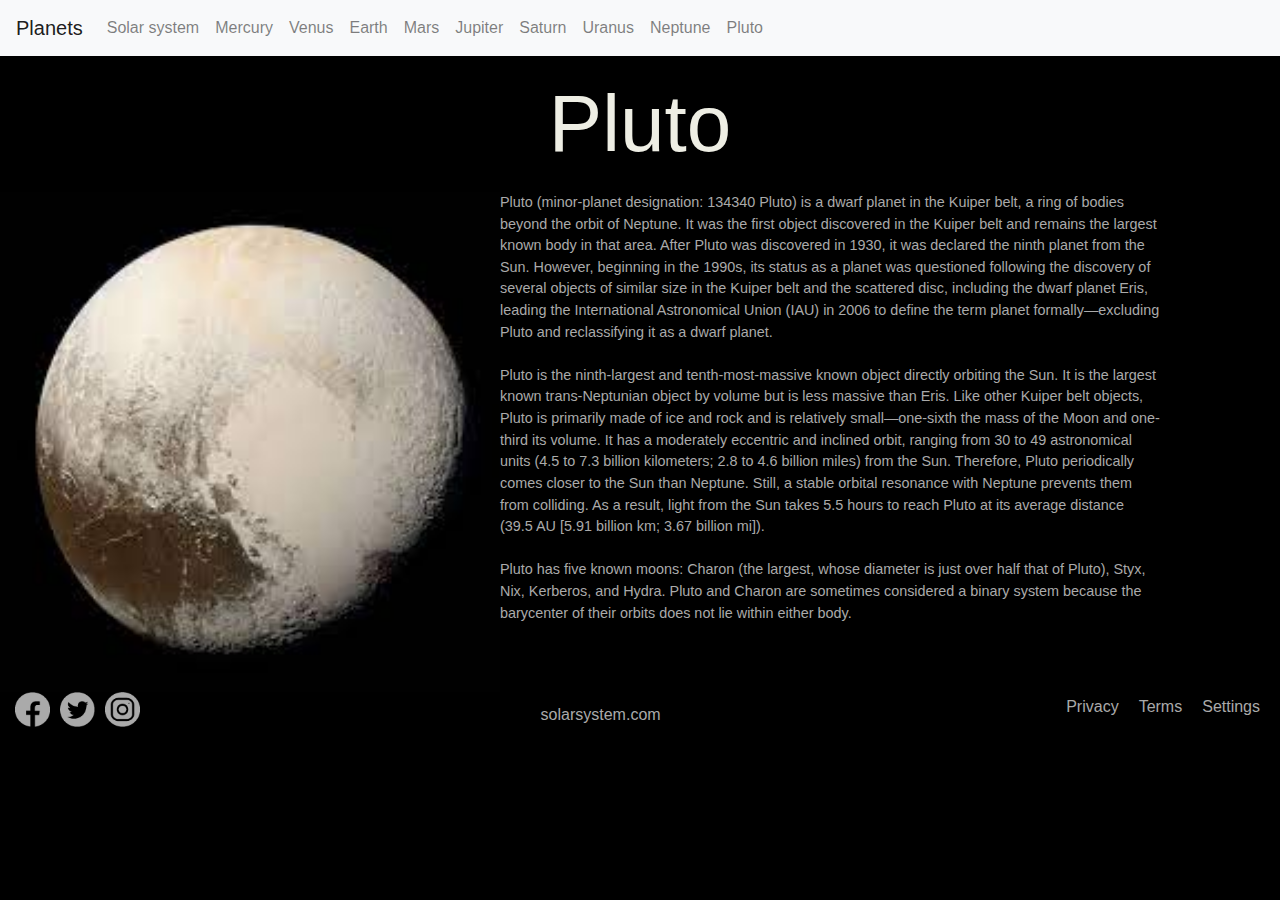
<file: pluto.html>
<!DOCTYPE html>
<html lang="en">

<head>
    <meta charset="UTF-8">
    <meta name="viewport" content="width=device-width, initial-scale=1.0">
    <meta http-equiv="X-UA-Compatible" content="ie=edge">

    <!--Bootstrap CSS-->
    <link rel="stylesheet" href="https://cdn.jsdelivr.net/npm/bootstrap@4.0.0/dist/css/bootstrap.min.css"
        integrity="sha384-Gn5384xqQ1aoWXA+058RXPxPg6fy4IWvTNh0E263XmFcJlSAwiGgFAW/dAiS6JXm" crossorigin="anonymous">

    <link rel="stylesheet" href="styles\main.css" />
    <link rel="stylesheet" href="https://cdnjs.cloudflare.com/ajax/libs/font-awesome/4.7.0/css/font-awesome.min.css">
    <script src="main.js"></script>
    <title>Pluto</title>
</head>

<body>

    <!--Navbar-->

    <nav class="navbar navbar-expand-lg navbar-light bg-light">
        <a class="navbar-brand" href="#">Planets</a>
        <button class="navbar-toggler" type="button" data-toggle="collapse" data-target="#navbarNav"
            aria-controls="navbarNav" aria-expanded="false" aria-label="Toggle navigation">
            <span class="navbar-toggler-icon"></span>
        </button>
        <div class="collapse navbar-collapse" id="navbarNav">
            <ul class="navbar-nav">
                <li class="nav-item">
                    <a class="nav-link" href="index.html">Solar system <span class="sr-only"></span></a>
                </li>
                <li class="nav-item">
                    <a class="nav-link" href="mercury.html">Mercury</a>
                </li>
                <li class="nav-item">
                    <a class="nav-link" href="venus.html">Venus</a>
                </li>
                <li class="nav-item">
                    <a class="nav-link" href="earth.html">Earth</a>
                </li>
                <li class="nav-item">
                    <a class="nav-link" href="mars.html">Mars</a>
                </li>
                <li class="nav-item">
                    <a class="nav-link" href="jupiter.html">Jupiter</a>
                </li>
                <li class="nav-item">
                    <a class="nav-link" href="saturn.html">Saturn</a>
                </li>
                <li class="nav-item">
                    <a class="nav-link" href="uranus.html">Uranus</a>
                </li>
                <li class="nav-item">
                    <a class="nav-link" href="neptune.html">Neptune</a>
                </li>
                <li class="nav-item">
                    <a class="nav-link" href="pluto.html">Pluto</a>
                </li>
            </ul>
        </div>
    </nav>

    <main>

        <h1 style="color: #eeeee4;" class="page-info-title">Pluto</h1>
        <img class="left" src="images/PlanetsImages/pluto.jpeg" alt="Planet Pluto" width="500" height="300" />
        <p class="page-info-copy">Pluto (minor-planet designation: 134340 Pluto) is a dwarf planet in the Kuiper belt, a
            ring of bodies beyond
            the orbit of Neptune. It was the first object discovered in the Kuiper belt and remains the largest known
            body in that area. After Pluto was discovered in 1930, it was declared the ninth planet from the Sun.
            However, beginning in the 1990s, its status as a planet was questioned following the discovery of several
            objects of similar size in the Kuiper belt and the scattered disc, including the dwarf planet Eris, leading
            the International Astronomical Union (IAU) in 2006 to define the term planet formally—excluding Pluto and
            reclassifying it as a dwarf planet. <br> <br>

            Pluto is the ninth-largest and tenth-most-massive known object directly orbiting the Sun. It is the largest
            known trans-Neptunian object by volume but is less massive than Eris. Like other Kuiper belt objects, Pluto
            is primarily made of ice and rock and is relatively small—one-sixth the mass of the Moon and one-third its
            volume. It has a moderately eccentric and inclined orbit, ranging from 30 to 49 astronomical units (4.5 to
            7.3 billion kilometers; 2.8 to 4.6 billion miles) from the Sun. Therefore, Pluto periodically comes closer
            to the Sun than Neptune. Still, a stable orbital resonance with Neptune prevents them from colliding. As a
            result, light from the Sun takes 5.5 hours to reach Pluto at its average distance (39.5 AU [5.91 billion km;
            3.67 billion mi]).<br><br>

            Pluto has five known moons: Charon (the largest, whose diameter is just over half that of Pluto), Styx, Nix,
            Kerberos, and Hydra. Pluto and Charon are sometimes considered a binary system because the barycenter of
            their orbits does not lie within either body.</p>

    </main>

</body>

<footer>
    <div id="footer">
        <div class="menu_footer">

            <div class="socialmedia">
                <a class="icon" href="#" target="_blank"><img src="images\facbook.png" alt="Fb" title="Facebook"
                        width="35" height="35"></a>
                <a class="icon" href="#" target="_blank"><img src="images\twitter.png" alt="Tw" title="Twitter"
                        width="35" height="35"></a>
                <a class="icon" href="#" target="_blank"><img src="images\instagram.png" alt="Ig" title="Instagram"
                        width="35" height="35"></a>
            </div>

            <div class="website">
                <a href="solarsystem.com/" target="_blank">solarsystem.com</a>
            </div>

            <div class="menu_right">
                <p class="menu_item">Privacy</p>
                <p class="menu_item">Terms</p>
                <p class="menu_item">Settings</p>
            </div>
        </div>

    </div>

</footer>
<script src="https://code.jquery.com/jquery-3.2.1.slim.min.js"
    integrity="sha384-KJ3o2DKtIkvYIK3UENzmM7KCkRr/rE9/Qpg6aAZGJwFDMVNA/GpGFF93hXpG5KkN"
    crossorigin="anonymous"></script>
<script src="https://cdn.jsdelivr.net/npm/popper.js@1.12.9/dist/umd/popper.min.js"
    integrity="sha384-ApNbgh9B+Y1QKtv3Rn7W3mgPxhU9K/ScQsAP7hUibX39j7fakFPskvXusvfa0b4Q"
    crossorigin="anonymous"></script>
<script src="https://cdn.jsdelivr.net/npm/bootstrap@4.0.0/dist/js/bootstrap.min.js"
    integrity="sha384-JZR6Spejh4U02d8jOt6vLEHfe/JQGiRRSQQxSfFWpi1MquVdAyjUar5+76PVCmYl"
    crossorigin="anonymous"></script>
</body>

</html>
</file>
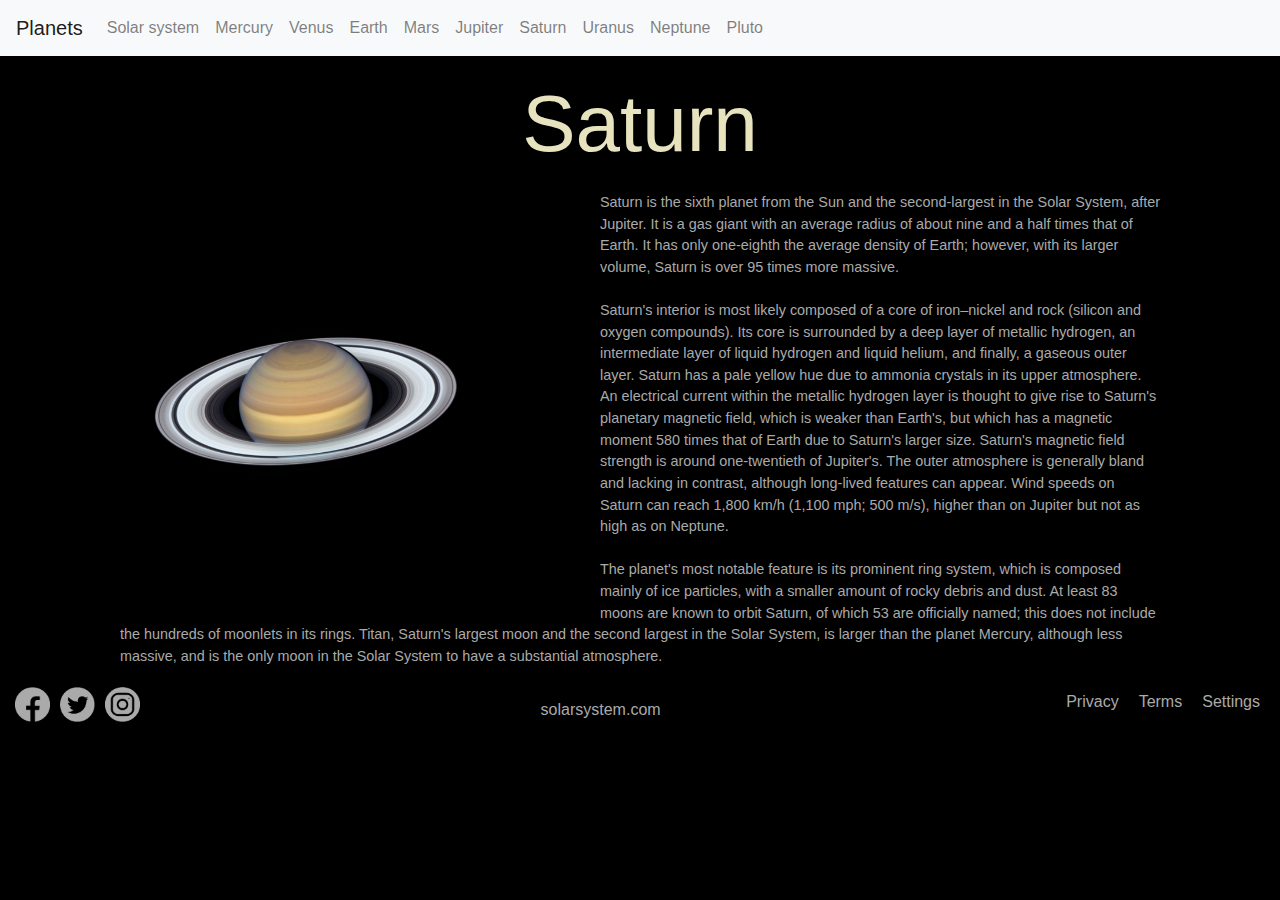
<file: saturn.html>
<!DOCTYPE html>
<html lang="en">

<head>
    <meta charset="UTF-8">
    <meta name="viewport" content="width=device-width, initial-scale=1.0">
    <meta http-equiv="X-UA-Compatible" content="ie=edge">

    <!--Bootstrap CSS-->
    <link rel="stylesheet" href="https://cdn.jsdelivr.net/npm/bootstrap@4.0.0/dist/css/bootstrap.min.css"
        integrity="sha384-Gn5384xqQ1aoWXA+058RXPxPg6fy4IWvTNh0E263XmFcJlSAwiGgFAW/dAiS6JXm" crossorigin="anonymous">

    <link rel="stylesheet" href="styles\main.css" />
    <link rel="stylesheet" href="https://cdnjs.cloudflare.com/ajax/libs/font-awesome/4.7.0/css/font-awesome.min.css">
    <script src="main.js"></script>
    <title>Saturn</title>
</head>

<body>

    <!--Navbar-->

    <nav class="navbar navbar-expand-lg navbar-light bg-light">
        <a class="navbar-brand" href="#">Planets</a>
        <button class="navbar-toggler" type="button" data-toggle="collapse" data-target="#navbarNav"
            aria-controls="navbarNav" aria-expanded="false" aria-label="Toggle navigation">
            <span class="navbar-toggler-icon"></span>
        </button>
        <div class="collapse navbar-collapse" id="navbarNav">
            <ul class="navbar-nav">
                <li class="nav-item">
                    <a class="nav-link" href="index.html">Solar system <span class="sr-only"></span></a>
                </li>
                <li class="nav-item">
                    <a class="nav-link" href="mercury.html">Mercury</a>
                </li>
                <li class="nav-item">
                    <a class="nav-link" href="venus.html">Venus</a>
                </li>
                <li class="nav-item">
                    <a class="nav-link" href="earth.html">Earth</a>
                </li>
                <li class="nav-item">
                    <a class="nav-link" href="mars.html">Mars</a>
                </li>
                <li class="nav-item">
                    <a class="nav-link" href="jupiter.html">Jupiter</a>
                </li>
                <li class="nav-item">
                    <a class="nav-link" href="saturn.html">Saturn</a>
                </li>
                <li class="nav-item">
                    <a class="nav-link" href="uranus.html">Uranus</a>
                </li>
                <li class="nav-item">
                    <a class="nav-link" href="neptune.html">Neptune</a>
                </li>
                <li class="nav-item">
                    <a class="nav-link" href="pluto.html">Pluto</a>
                </li>
            </ul>
        </div>
    </nav>

    <main>

        <h1 style="color: #e6e3be" class="page-info-title">Saturn</h1>
        <img class="left" src="images/PlanetsImages/saturn.jpeg" alt="Planet Saturn" width="600" height="700" />
        <p class="page-info-copy">Saturn is the sixth planet from the Sun and the second-largest in the Solar System,
            after Jupiter. It is a
            gas giant with an average radius of about nine and a half times that of Earth. It has only
            one-eighth the average density of Earth; however, with its larger volume, Saturn is over 95 times more
            massive. <br> <br>

            Saturn's interior is most likely composed of a core of iron–nickel and rock (silicon and oxygen compounds).
            Its core is surrounded by a deep layer of metallic hydrogen, an intermediate layer of liquid hydrogen and
            liquid helium, and finally, a gaseous outer layer. Saturn has a pale yellow hue due to ammonia crystals in
            its upper atmosphere. An electrical current within the metallic hydrogen layer is thought to give rise to
            Saturn's planetary magnetic field, which is weaker than Earth's, but which has a magnetic moment 580 times
            that of Earth due to Saturn's larger size. Saturn's magnetic field strength is around one-twentieth of
            Jupiter's. The outer atmosphere is generally bland and lacking in contrast, although long-lived features
            can appear. Wind speeds on Saturn can reach 1,800 km/h (1,100 mph; 500 m/s), higher than on Jupiter but not
            as high as on Neptune.<br> <br>

            The planet's most notable feature is its prominent ring system, which is composed mainly of ice particles,
            with a smaller amount of rocky debris and dust. At least 83 moons are known to orbit Saturn, of which 53
            are officially named; this does not include the hundreds of moonlets in its rings. Titan, Saturn's largest
            moon and the second largest in the Solar System, is larger than the planet Mercury, although less massive,
            and is the only moon in the Solar System to have a substantial atmosphere.</p>

    </main>

</body>

<footer>
    <div id="footer">
        <div class="menu_footer">

            <div class="socialmedia">
                <a class="icon" href="#" target="_blank"><img src="images\facbook.png" alt="Fb" title="Facebook"
                        width="35" height="35"></a>
                <a class="icon" href="#" target="_blank"><img src="images\twitter.png" alt="Tw" title="Twitter"
                        width="35" height="35"></a>
                <a class="icon" href="#" target="_blank"><img src="images\instagram.png" alt="Ig" title="Instagram"
                        width="35" height="35"></a>
            </div>

            <div class="website">
                <a href="solarsystem.com/" target="_blank">solarsystem.com</a>
            </div>

            <div class="menu_right">
                <p class="menu_item">Privacy</p>
                <p class="menu_item">Terms</p>
                <p class="menu_item">Settings</p>
            </div>
        </div>

    </div>

</footer>
<script src="https://code.jquery.com/jquery-3.2.1.slim.min.js"
    integrity="sha384-KJ3o2DKtIkvYIK3UENzmM7KCkRr/rE9/Qpg6aAZGJwFDMVNA/GpGFF93hXpG5KkN"
    crossorigin="anonymous"></script>
<script src="https://cdn.jsdelivr.net/npm/popper.js@1.12.9/dist/umd/popper.min.js"
    integrity="sha384-ApNbgh9B+Y1QKtv3Rn7W3mgPxhU9K/ScQsAP7hUibX39j7fakFPskvXusvfa0b4Q"
    crossorigin="anonymous"></script>
<script src="https://cdn.jsdelivr.net/npm/bootstrap@4.0.0/dist/js/bootstrap.min.js"
    integrity="sha384-JZR6Spejh4U02d8jOt6vLEHfe/JQGiRRSQQxSfFWpi1MquVdAyjUar5+76PVCmYl"
    crossorigin="anonymous"></script>
</body>

</html>
</file>
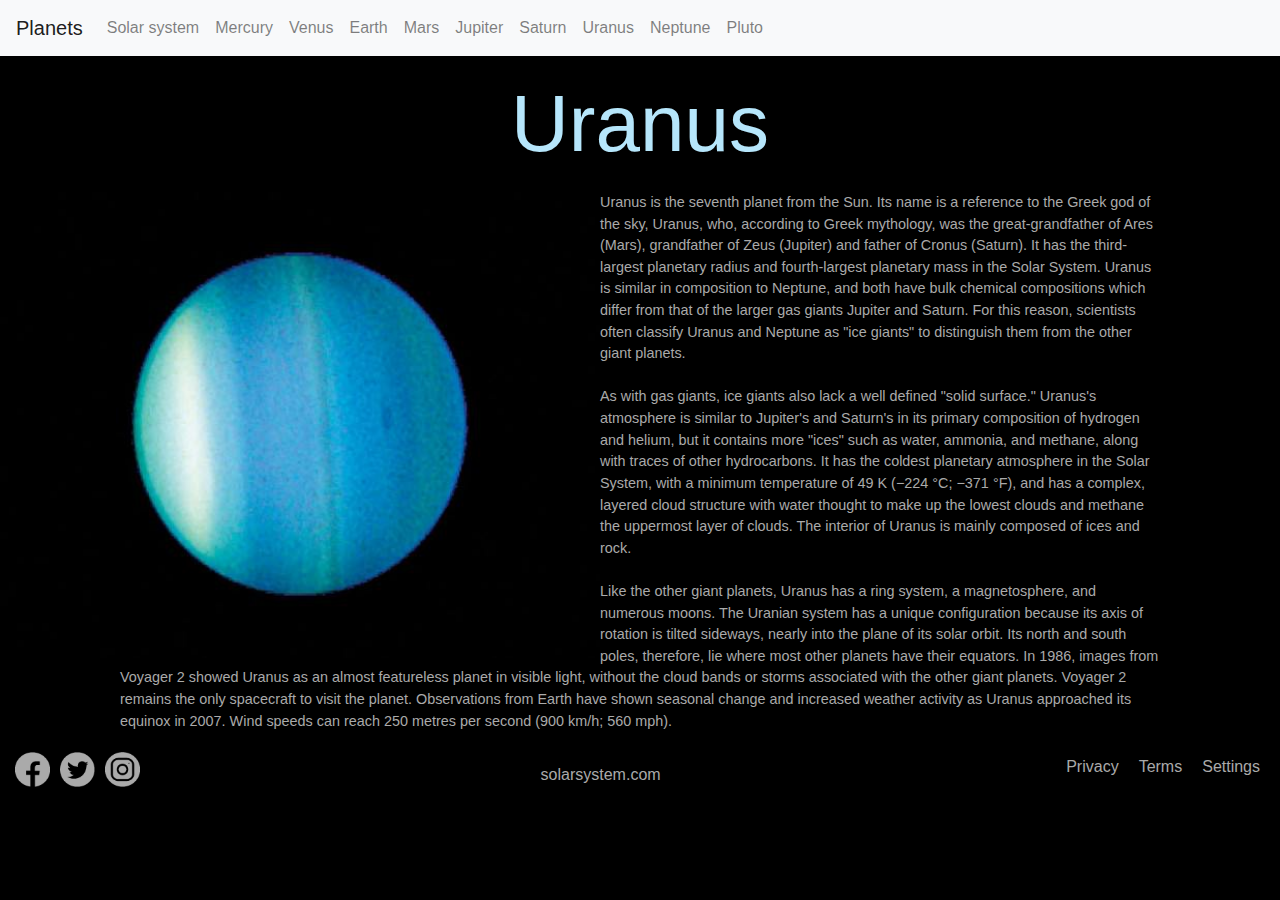
<file: uranus.html>
<!DOCTYPE html>
<html lang="en">

<head>
    <meta charset="UTF-8">
    <meta name="viewport" content="width=device-width, initial-scale=1.0">
    <meta http-equiv="X-UA-Compatible" content="ie=edge">

    <!--Bootstrap CSS-->
    <link rel="stylesheet" href="https://cdn.jsdelivr.net/npm/bootstrap@4.0.0/dist/css/bootstrap.min.css"
        integrity="sha384-Gn5384xqQ1aoWXA+058RXPxPg6fy4IWvTNh0E263XmFcJlSAwiGgFAW/dAiS6JXm" crossorigin="anonymous">

    <link rel="stylesheet" href="styles\main.css" />
    <link rel="stylesheet" href="https://cdnjs.cloudflare.com/ajax/libs/font-awesome/4.7.0/css/font-awesome.min.css">
    <script src="main.js"></script>
    <title>Uranus</title>
</head>

<body>

    <!--Navbar-->

    <nav class="navbar navbar-expand-lg navbar-light bg-light">
        <a class="navbar-brand" href="#">Planets</a>
        <button class="navbar-toggler" type="button" data-toggle="collapse" data-target="#navbarNav"
            aria-controls="navbarNav" aria-expanded="false" aria-label="Toggle navigation">
            <span class="navbar-toggler-icon"></span>
        </button>
        <div class="collapse navbar-collapse" id="navbarNav">
            <ul class="navbar-nav">
                <li class="nav-item">
                    <a class="nav-link" href="index.html">Solar system <span class="sr-only"></span></a>
                </li>
                <li class="nav-item">
                    <a class="nav-link" href="mercury.html">Mercury</a>
                </li>
                <li class="nav-item">
                    <a class="nav-link" href="venus.html">Venus</a>
                </li>
                <li class="nav-item">
                    <a class="nav-link" href="earth.html">Earth</a>
                </li>
                <li class="nav-item">
                    <a class="nav-link" href="mars.html">Mars</a>
                </li>
                <li class="nav-item">
                    <a class="nav-link" href="jupiter.html">Jupiter</a>
                </li>
                <li class="nav-item">
                    <a class="nav-link" href="saturn.html">Saturn</a>
                </li>
                <li class="nav-item">
                    <a class="nav-link" href="uranus.html">Uranus</a>
                </li>
                <li class="nav-item">
                    <a class="nav-link" href="neptune.html">Neptune</a>
                </li>
                <li class="nav-item">
                    <a class="nav-link" href="pluto.html">Pluto</a>
                </li>
            </ul>
        </div>
    </nav>

    <main>

        <h1 style="color: #B6E6FB" class="page-info-title">Uranus</h1>
        <img class="left" src="images/PlanetsImages/uranus.jpeg" alt="Planet Uranus" width="600" height="400" />
        <p class="page-info-copy">Uranus is the seventh planet from the Sun. Its name is a reference to the Greek god of
            the sky, Uranus, who, according to Greek mythology, was the great-grandfather of Ares (Mars), grandfather of
            Zeus (Jupiter) and father of Cronus (Saturn). It has the third-largest planetary radius and fourth-largest
            planetary mass in the Solar System. Uranus is similar in composition to Neptune, and both have bulk chemical
            compositions which differ from that of the larger gas giants Jupiter and Saturn. For this reason, scientists
            often classify Uranus and Neptune as "ice giants" to distinguish them from the other giant planets.<br> <br>

            As with gas giants, ice giants also lack a well defined "solid surface." Uranus's atmosphere is similar to
            Jupiter's and Saturn's in its primary composition of hydrogen and helium, but it contains more "ices" such
            as water, ammonia, and methane, along with traces of other hydrocarbons. It has the coldest planetary
            atmosphere in the Solar System, with a minimum temperature of 49 K (−224 °C; −371 °F), and has a complex,
            layered cloud structure with water thought to make up the lowest clouds and methane the uppermost layer of
            clouds. The interior of Uranus is mainly composed of ices and rock. <br> <br>

            Like the other giant planets, Uranus has a ring system, a magnetosphere, and numerous moons. The Uranian
            system has a unique configuration because its axis of rotation is tilted sideways, nearly into the plane of
            its solar orbit. Its north and south poles, therefore, lie where most other planets have their equators.
            In 1986, images from Voyager 2 showed Uranus as an almost featureless planet in visible light, without the
            cloud bands or storms associated with the other giant planets. Voyager 2 remains the only spacecraft to
            visit the planet. Observations from Earth have shown seasonal change and increased weather activity as
            Uranus approached its equinox in 2007. Wind speeds can reach 250 metres per second (900 km/h; 560 mph).</p>
    </main>

</body>

<footer>
    <div id="footer">
        <div class="menu_footer">

            <div class="socialmedia">
                <a class="icon" href="#" target="_blank"><img src="images\facbook.png" alt="Fb" title="Facebook"
                        width="35" height="35"></a>
                <a class="icon" href="#" target="_blank"><img src="images\twitter.png" alt="Tw" title="Twitter"
                        width="35" height="35"></a>
                <a class="icon" href="#" target="_blank"><img src="images\instagram.png" alt="Ig" title="Instagram"
                        width="35" height="35"></a>
            </div>

            <div class="website">
                <a href="solarsystem.com/" target="_blank">solarsystem.com</a>
            </div>

            <div class="menu_right">
                <p class="menu_item">Privacy</p>
                <p class="menu_item">Terms</p>
                <p class="menu_item">Settings</p>
            </div>
        </div>

    </div>

</footer>
<script src="https://code.jquery.com/jquery-3.2.1.slim.min.js"
    integrity="sha384-KJ3o2DKtIkvYIK3UENzmM7KCkRr/rE9/Qpg6aAZGJwFDMVNA/GpGFF93hXpG5KkN"
    crossorigin="anonymous"></script>
<script src="https://cdn.jsdelivr.net/npm/popper.js@1.12.9/dist/umd/popper.min.js"
    integrity="sha384-ApNbgh9B+Y1QKtv3Rn7W3mgPxhU9K/ScQsAP7hUibX39j7fakFPskvXusvfa0b4Q"
    crossorigin="anonymous"></script>
<script src="https://cdn.jsdelivr.net/npm/bootstrap@4.0.0/dist/js/bootstrap.min.js"
    integrity="sha384-JZR6Spejh4U02d8jOt6vLEHfe/JQGiRRSQQxSfFWpi1MquVdAyjUar5+76PVCmYl"
    crossorigin="anonymous"></script>
</body>

</html>
</file>
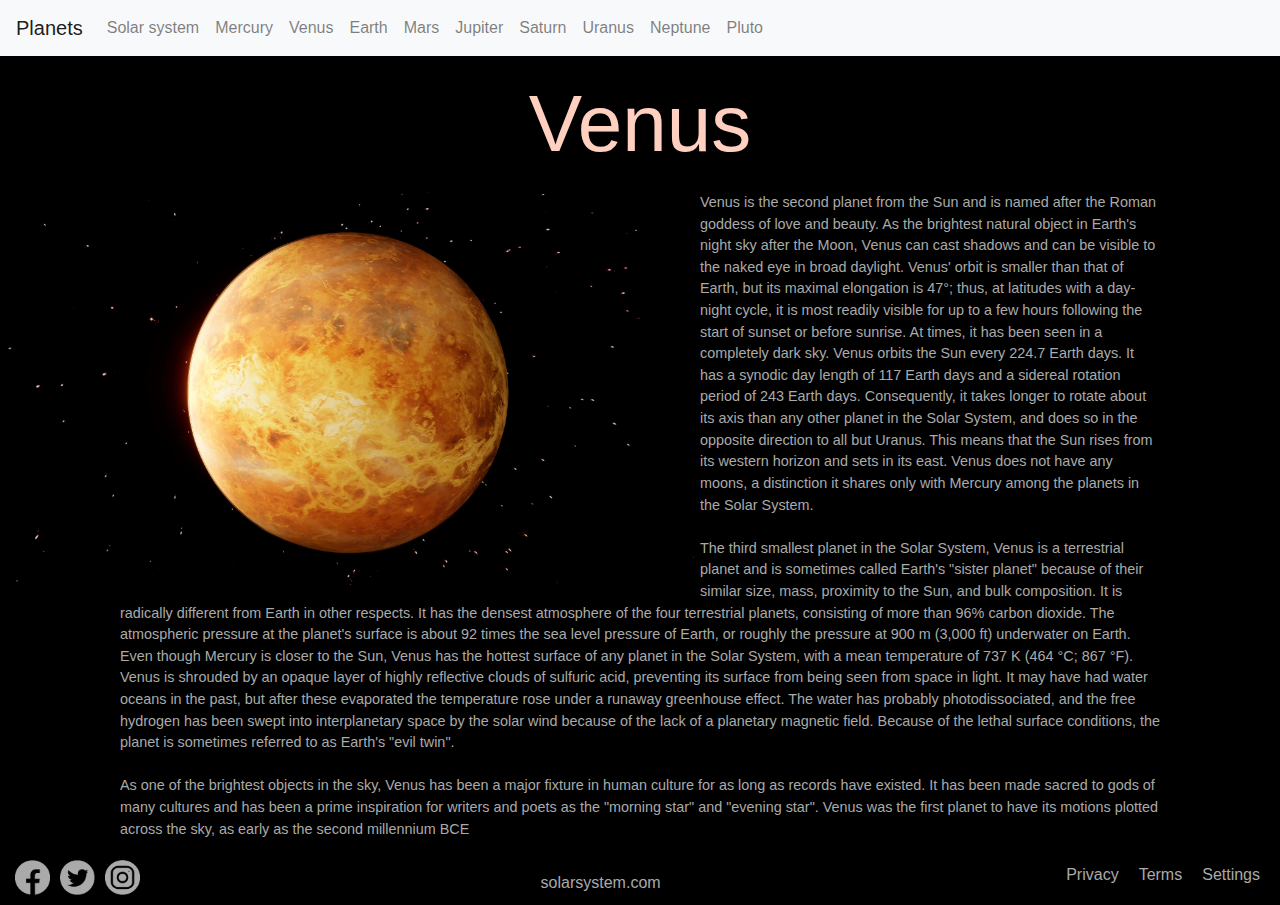
<file: venus.html>
<!DOCTYPE html>
<html lang="en">

<head>
    <meta charset="UTF-8">
    <meta name="viewport" content="width=device-width, initial-scale=1.0">
    <meta http-equiv="X-UA-Compatible" content="ie=edge">

    <!--Bootstrap CSS-->
    <link rel="stylesheet" href="https://cdn.jsdelivr.net/npm/bootstrap@4.0.0/dist/css/bootstrap.min.css"
        integrity="sha384-Gn5384xqQ1aoWXA+058RXPxPg6fy4IWvTNh0E263XmFcJlSAwiGgFAW/dAiS6JXm" crossorigin="anonymous">

    <link rel="stylesheet" href="styles\main.css" />
    <link rel="stylesheet" href="https://cdnjs.cloudflare.com/ajax/libs/font-awesome/4.7.0/css/font-awesome.min.css">
    <script src="main.js"></script>
    <title>Venus</title>
</head>

<body>

    <!--Navbar-->

    <nav class="navbar navbar-expand-lg navbar-light bg-light">
        <a class="navbar-brand" href="#">Planets</a>
        <button class="navbar-toggler" type="button" data-toggle="collapse" data-target="#navbarNav"
            aria-controls="navbarNav" aria-expanded="false" aria-label="Toggle navigation">
            <span class="navbar-toggler-icon"></span>
        </button>
        <div class="collapse navbar-collapse" id="navbarNav">
            <ul class="navbar-nav">
                <li class="nav-item">
                    <a class="nav-link" href="index.html">Solar system <span class="sr-only"></span></a>
                </li>
                <li class="nav-item">
                    <a class="nav-link" href="mercury.html">Mercury</a>
                </li>
                <li class="nav-item">
                    <a class="nav-link" href="venus.html">Venus</a>
                </li>
                <li class="nav-item">
                    <a class="nav-link" href="earth.html">Earth</a>
                </li>
                <li class="nav-item">
                    <a class="nav-link" href="mars.html">Mars</a>
                </li>
                <li class="nav-item">
                    <a class="nav-link" href="jupiter.html">Jupiter</a>
                </li>
                <li class="nav-item">
                    <a class="nav-link" href="saturn.html">Saturn</a>
                </li>
                <li class="nav-item">
                    <a class="nav-link" href="uranus.html">Uranus</a>
                </li>
                <li class="nav-item">
                    <a class="nav-link" href="neptune.html">Neptune</a>
                </li>
                <li class="nav-item">
                    <a class="nav-link" href="pluto.html">Pluto</a>
                </li>
            </ul>
        </div>
    </nav>

    <main>

        <h1 style="color: #FFD0C0" class="page-info-title">Venus</h1>
        <img class="left" src="images/PlanetsImages/venus.jpeg" alt="Planet Venus" width="700" height="500" />
        <p class="page-info-copy">Venus is the second planet from the Sun and is named after the Roman goddess of love
            and beauty. As the brightest natural object in Earth's night sky after the Moon, Venus can cast shadows and
            can be visible to the naked eye in broad daylight. Venus' orbit is smaller than that of Earth, but
            its maximal elongation is 47°; thus, at latitudes with a day-night cycle, it is most readily visible for up
            to a few hours following the start of sunset or before sunrise. At times, it has been seen in a completely
            dark sky. Venus orbits the Sun every 224.7 Earth days. It has a synodic day length of 117 Earth days and
            a sidereal rotation period of 243 Earth days. Consequently, it takes longer to rotate about its axis than
            any other planet in the Solar System, and does so in the opposite direction to all but Uranus. This means
            that the Sun rises from its western horizon and sets in its east. Venus does not have any moons, a
            distinction it shares only with Mercury among the planets in the Solar System. <br> <br>

            The third smallest planet in the Solar System, Venus is a terrestrial planet and is sometimes called Earth's
            "sister planet" because of their similar size, mass, proximity to the Sun, and bulk composition. It is
            radically different from Earth in other respects. It has the densest atmosphere of the four terrestrial
            planets, consisting of more than 96% carbon dioxide. The atmospheric pressure at the planet's surface is
            about 92 times the sea level pressure of Earth, or roughly the pressure at 900 m (3,000 ft) underwater on
            Earth. Even though Mercury is closer to the Sun, Venus has the hottest surface of any planet in the Solar
            System, with a mean temperature of 737 K (464 °C; 867 °F). Venus is shrouded by an opaque layer of highly
            reflective clouds of sulfuric acid, preventing its surface from being seen from space in light. It may have
            had water oceans in the past, but after these evaporated the temperature rose under a runaway
            greenhouse effect. The water has probably photodissociated, and the free hydrogen has been swept into
            interplanetary space by the solar wind because of the lack of a planetary magnetic field. Because of the
            lethal surface conditions, the planet is sometimes referred to as Earth's "evil twin". <br> <br>

            As one of the brightest objects in the sky, Venus has been a major fixture in human culture for as long as
            records have existed. It has been made sacred to gods of many cultures and has been a prime inspiration for
            writers and poets as the "morning star" and "evening star". Venus was the first planet to have its motions
            plotted across the sky, as early as the second millennium BCE</p>

    </main>

</body>

<footer>
    <div id="footer">
        <div class="menu_footer">

            <div class="socialmedia">
                <a class="icon" href="#" target="_blank"><img src="images\facbook.png" alt="Fb" title="Facebook"
                        width="35" height="35"></a>
                <a class="icon" href="#" target="_blank"><img src="images\twitter.png" alt="Tw" title="Twitter"
                        width="35" height="35"></a>
                <a class="icon" href="#" target="_blank"><img src="images\instagram.png" alt="Ig" title="Instagram"
                        width="35" height="35"></a>
            </div>

            <div class="website">
                <a href="solarsystem.com/" target="_blank">solarsystem.com</a>
            </div>

            <div class="menu_right">
                <p class="menu_item">Privacy</p>
                <p class="menu_item">Terms</p>
                <p class="menu_item">Settings</p>
            </div>
        </div>

    </div>

</footer>
<script src="https://code.jquery.com/jquery-3.2.1.slim.min.js"
    integrity="sha384-KJ3o2DKtIkvYIK3UENzmM7KCkRr/rE9/Qpg6aAZGJwFDMVNA/GpGFF93hXpG5KkN"
    crossorigin="anonymous"></script>
<script src="https://cdn.jsdelivr.net/npm/popper.js@1.12.9/dist/umd/popper.min.js"
    integrity="sha384-ApNbgh9B+Y1QKtv3Rn7W3mgPxhU9K/ScQsAP7hUibX39j7fakFPskvXusvfa0b4Q"
    crossorigin="anonymous"></script>
<script src="https://cdn.jsdelivr.net/npm/bootstrap@4.0.0/dist/js/bootstrap.min.js"
    integrity="sha384-JZR6Spejh4U02d8jOt6vLEHfe/JQGiRRSQQxSfFWpi1MquVdAyjUar5+76PVCmYl"
    crossorigin="anonymous"></script>
</body>

</html>
</file>
